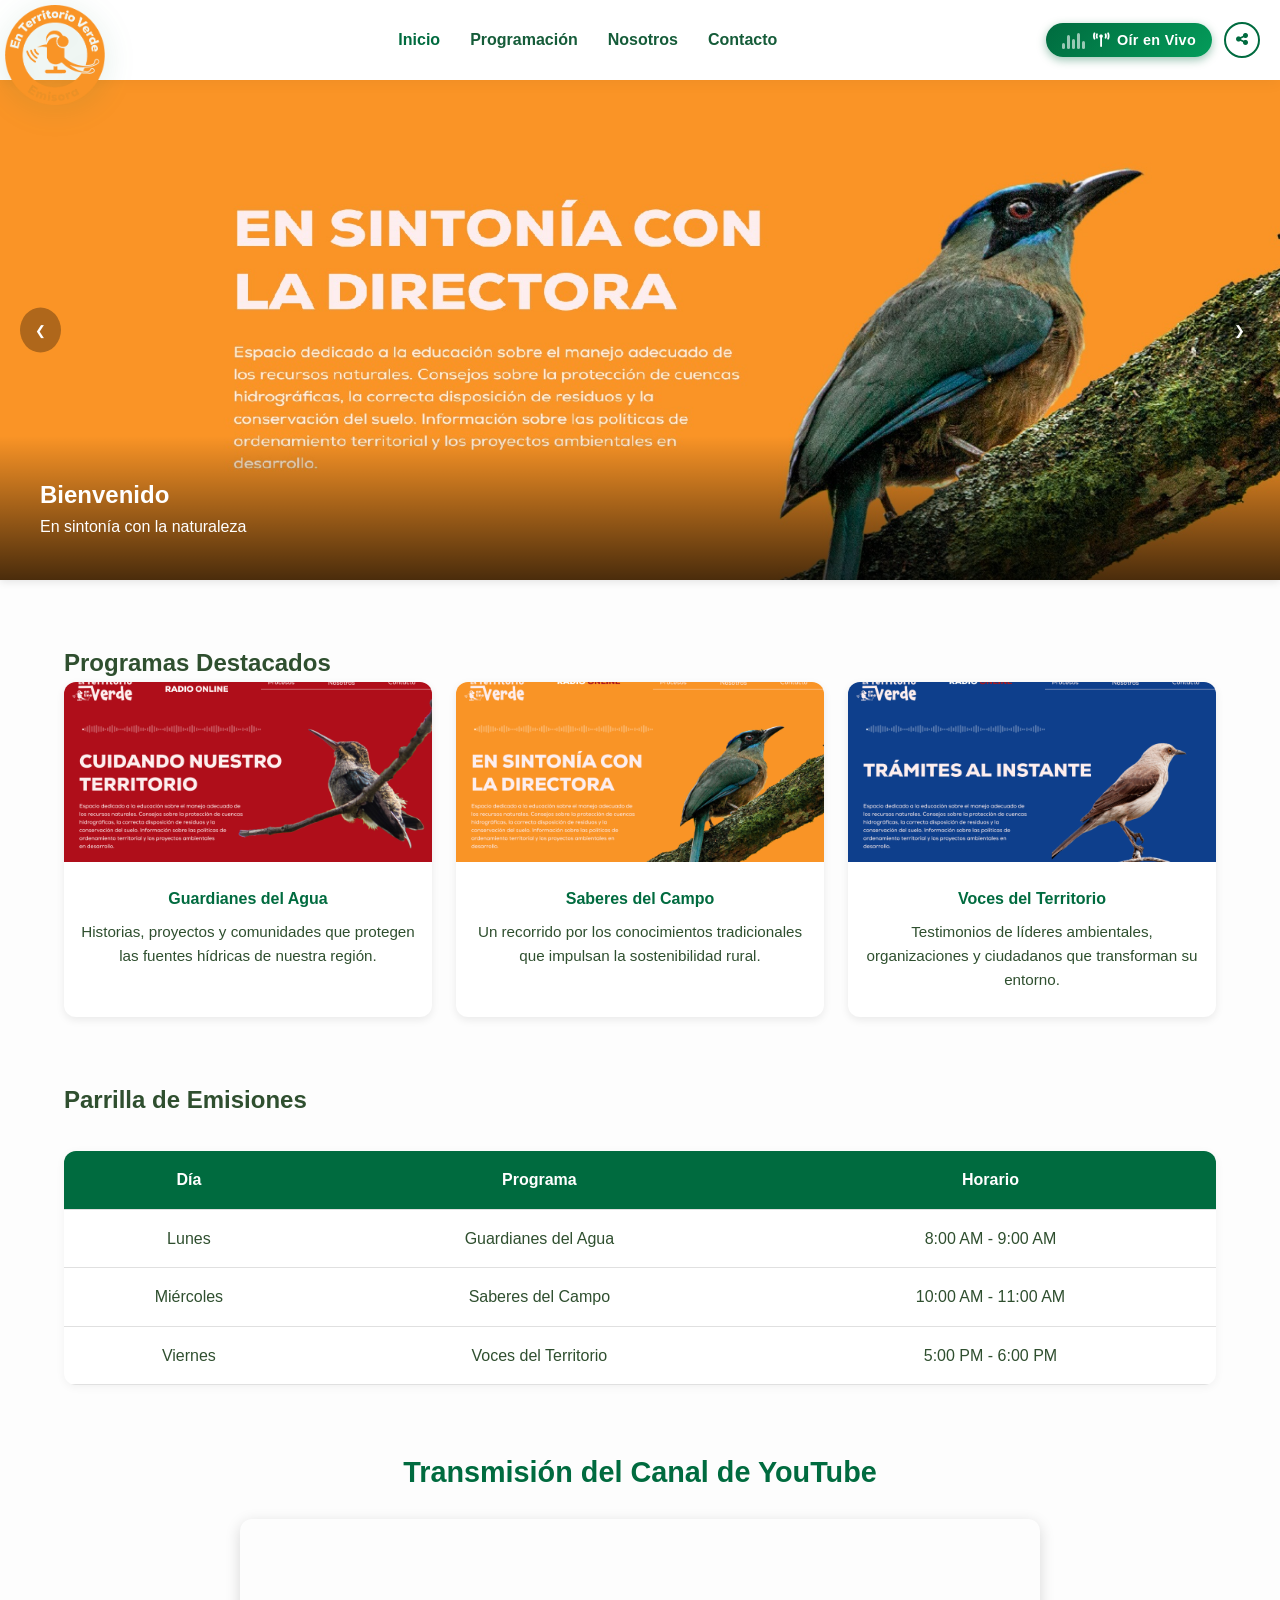
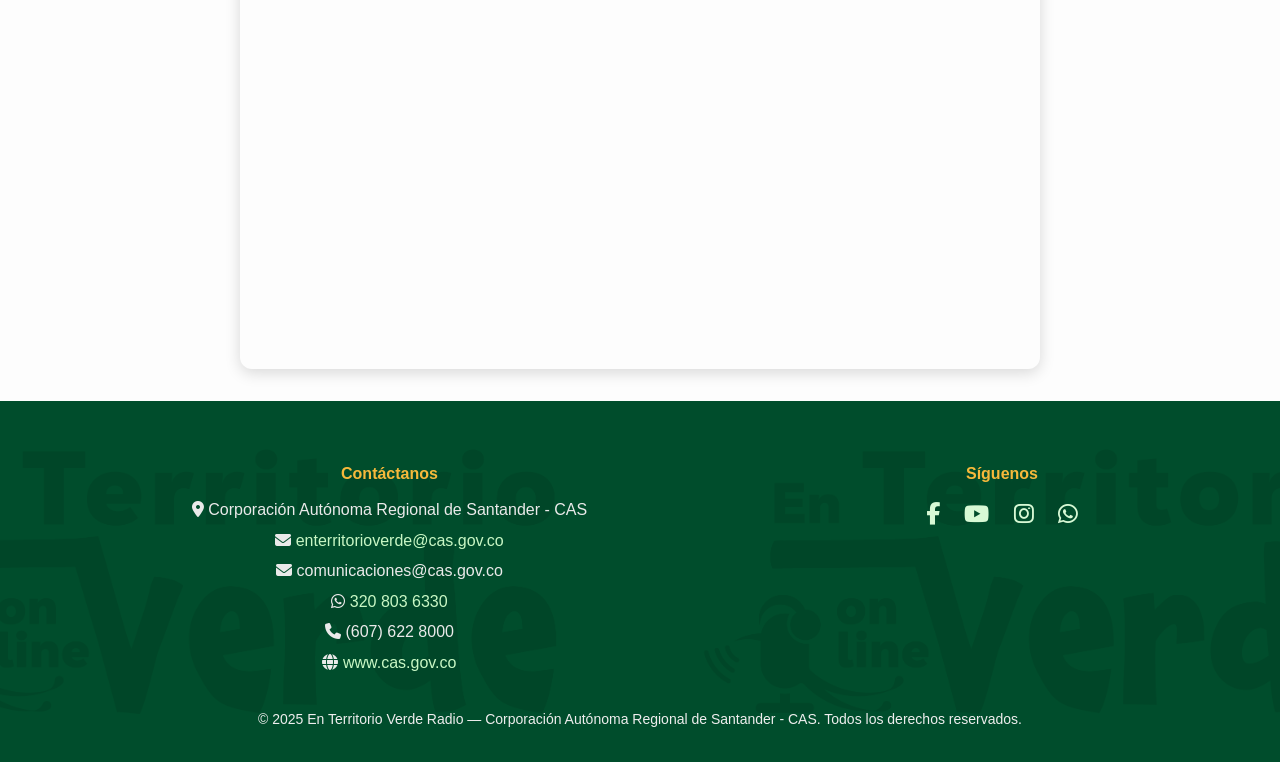
<file: index.html>
<!DOCTYPE html>
<html lang="es">
<head>
  <meta charset="utf-8" />
  <meta name="viewport" content="width=device-width,initial-scale=1" />
  <title>En Territorio Verde · Radio CAS</title>
  <link rel="icon" href="img/favicon.png" type="image/png" />
  <link rel="stylesheet" href="css/styles.css?v=6" />
  <link rel="stylesheet" href="https://cdnjs.cloudflare.com/ajax/libs/font-awesome/6.5.0/css/all.min.css" />
</head>
<body>

  <header class="main-header" id="mainHeader">
    <div class="header-container">
      <div class="logo-container">
        <img src="img/favicon.png" alt="En Territorio Verde – Radio CAS" class="site-logo" loading="lazy">
      </div>

      <nav class="nav-menu" aria-label="Menú principal">
        <ul>
          <li><a href="index.html" class="active">Inicio</a></li>
          <li><a href="programacion.html">Programación</a></li>
          <li><a href="nosotros.html">Nosotros</a></li>
          <li><a href="contacto.html">Contacto</a></li>
        </ul>
      </nav>

      <div class="contenedor-audio">
        <audio id="stream" preload="auto">
          <source src="https://sonic.paulatina.co/8186/stream" type="audio/mpeg" />
        </audio>

        <button id="btnLive" class="btn-live" onclick="toggleRadioStream()" title="Oír en Vivo">
          <div class="freq-waves" aria-hidden="true">
            <span></span><span></span><span></span><span></span><span></span>
          </div>
          <i class="fas fa-broadcast-tower"></i>
          <span id="liveText">Oír en Vivo</span>
        </button>

        <button class="btn-share" onclick="toggleExportModal()" title="Exportar Emisora">
          <i class="fas fa-share-nodes"></i>
        </button>

        <div id="liveIndicator" class="offline" aria-live="polite" role="status">
          <div class="live-waves" aria-hidden="true">
            <span></span><span></span><span></span>
          </div>
          <span id="liveStatus">Fuera del Aire</span>
        </div>
      </div>
    </div>
  </header>

  <section id="banner-carousel" class="banner-informativo">
    <div class="carousel-container">
      <div id="carousel-slides" class="carousel-slides"></div>
      <button class="carousel-btn prev" onclick="moveSlide(-1)">&#10094;</button>
      <button class="carousel-btn next" onclick="moveSlide(1)">&#10095;</button>
    </div>
  </section>

  <section class="section-container">
    <h2>Programas Destacados</h2>
    <div class="cards-grid">
      <div class="card">
        <img src="img/programa1.png" alt="Programa Guardianes del Agua">
        <h4>Guardianes del Agua</h4>
        <p>Historias, proyectos y comunidades que protegen las fuentes hídricas de nuestra región.</p>
      </div>
      <div class="card">
        <img src="img/programa2.png" alt="Programa Saberes del Campo">
        <h4>Saberes del Campo</h4>
        <p>Un recorrido por los conocimientos tradicionales que impulsan la sostenibilidad rural.</p>
      </div>
      <div class="card">
        <img src="img/programa3.png" alt="Programa Voces del Territorio">
        <h4>Voces del Territorio</h4>
        <p>Testimonios de líderes ambientales, organizaciones y ciudadanos que transforman su entorno.</p>
      </div>
    </div>
  </section>

  <section class="section-container">
    <h2>Parrilla de Emisiones</h2>
    <table class="schedule-table">
      <thead>
        <tr>
          <th>Día</th>
          <th>Programa</th>
          <th>Horario</th>
        </tr>
      </thead>
      <tbody>
        <tr>
          <td>Lunes</td>
          <td>Guardianes del Agua</td>
          <td>8:00 AM - 9:00 AM</td>
        </tr>
        <tr>
          <td>Miércoles</td>
          <td>Saberes del Campo</td>
          <td>10:00 AM - 11:00 AM</td>
        </tr>
        <tr>
          <td>Viernes</td>
          <td>Voces del Territorio</td>
          <td>5:00 PM - 6:00 PM</td>
        </tr>
      </tbody>
    </table>
  </section>

  <section class="section-container youtube-section">
    <h2>Transmisión del Canal de YouTube</h2>
    <div class="youtube-frame">
      <iframe id="youtubeIframe"
        data-src="https://www.youtube.com/embed/videoseries?list=PLFxlJa7iUVKvQnztdoyjwARFI4R0zNuGz"
        title="Video institucional CAS" frameborder="0"
        allow="accelerometer; autoplay; clipboard-write; encrypted-media; gyroscope; picture-in-picture; web-share"
        loading="lazy" allowfullscreen>
      </iframe>
    </div>
  </section>

  <footer class="footer">
    <div class="footer-watermark">
      <img src="img/logo11.png" alt="" aria-hidden="true">
    </div>

    <div class="footer-container">
      <div class="footer-info">
        <h4>Contáctanos</h4>
        <p><i class="fas fa-location-dot"></i> Corporación Autónoma Regional de Santander - CAS</p>
        <p><i class="fas fa-envelope"></i> <a href="mailto:enterritorioverde@cas.gov.co">enterritorioverde@cas.gov.co</a></p>
        <p><i class="fas fa-envelope"></i> comunicaciones@cas.gov.co</p>
        <p><i class="fab fa-whatsapp"></i> <a href="https://wa.me/573208036330" target="_blank">320 803 6330</a></p>
        <p><i class="fas fa-phone"></i> (607) 622 8000</p>
        <p><i class="fas fa-globe"></i> <a href="https://www.cas.gov.co" target="_blank">www.cas.gov.co</a></p>
      </div>

      <div class="footer-social">
        <h4>Síguenos</h4>
        <div class="social-icons">
          <a href="https://www.facebook.com/CAS.Santander" target="_blank" title="Facebook"><i class="fab fa-facebook-f"></i></a>
          <a href="https://youtube.com/@cas_santander9133?si=XEh2lTtl3xtiagF0" target="_blank" title="YouTube"><i class="fab fa-youtube"></i></a>
          <a href="https://www.instagram.com/cas.santander?igsh=ZzN6Nnd5YWltYXcw" target="_blank" title="Instagram"><i class="fab fa-instagram"></i></a>
          <a href="https://wa.me/573208036330" target="_blank" title="WhatsApp"><i class="fab fa-whatsapp"></i></a>
        </div>
      </div>
    </div>

    <div class="footer-bottom">
      <p>© 2025 En Territorio Verde Radio — Corporación Autónoma Regional de Santander - CAS. Todos los derechos reservados.</p>
    </div>
  </footer>

  <script src="js/main.js?v=v2000_final"></script>
  <script>
    document.addEventListener('DOMContentLoaded', () => loadContent('inicio'));
  </script>
</body>
</html>
</file>
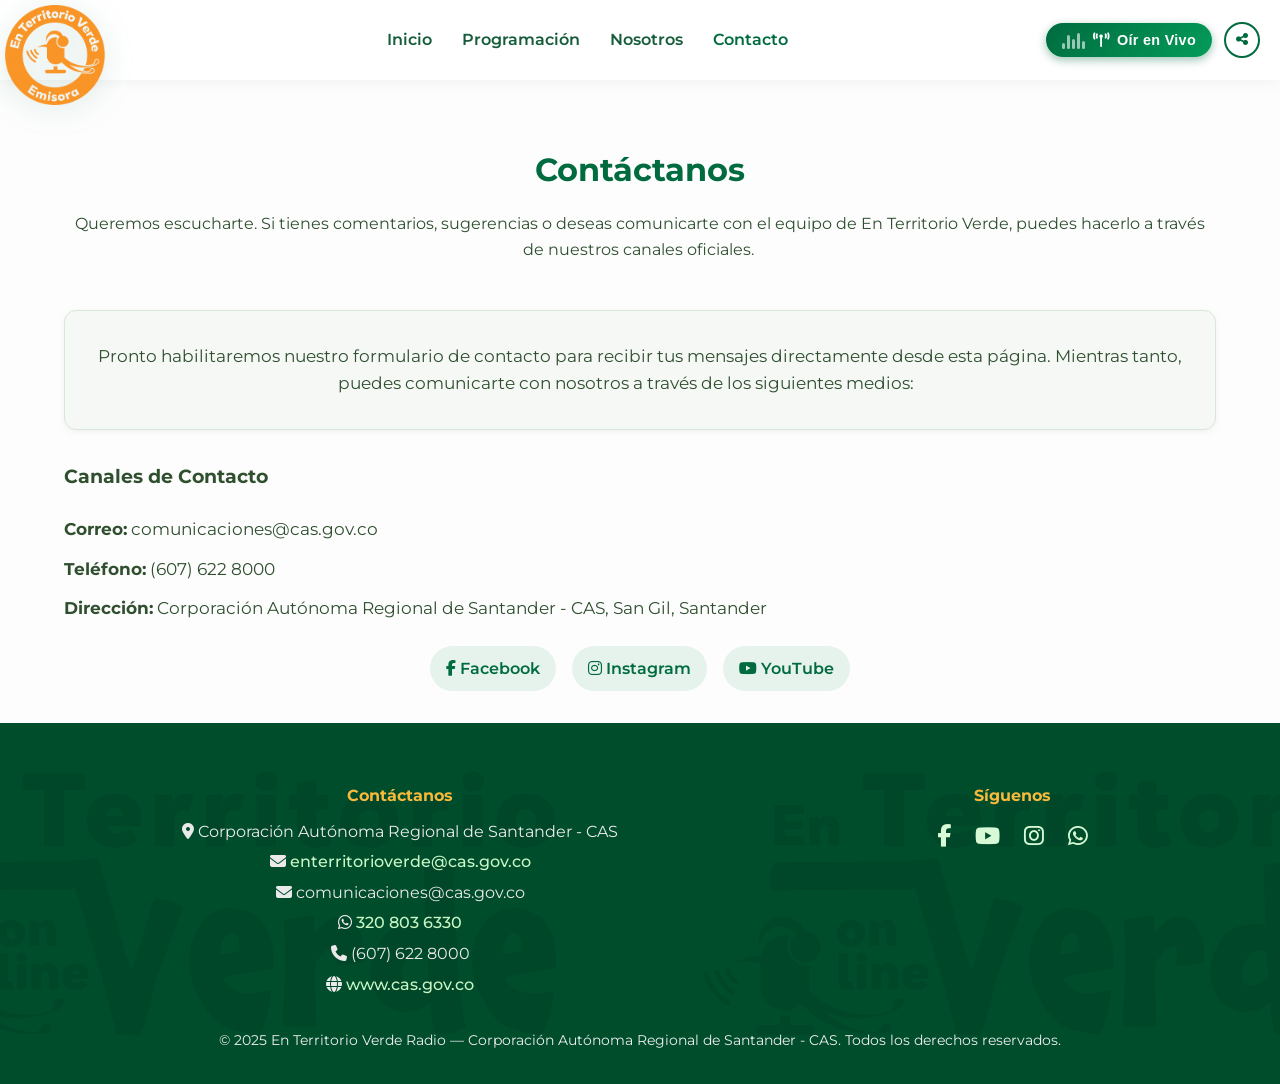
<file: contacto.html>
<!DOCTYPE html>
<html lang="es">
<head>
  <meta charset="UTF-8" />
  <meta name="viewport" content="width=device-width, initial-scale=1.0" />
  <title>Contacto | En Territorio Verde</title>
  <link rel="icon" href="img/favicon.png" type="image/png" />
  <link rel="stylesheet" href="css/styles.css?v=6" />
  <link rel="stylesheet" href="https://cdnjs.cloudflare.com/ajax/libs/font-awesome/6.5.0/css/all.min.css" />
  <link href="https://fonts.googleapis.com/css2?family=Montserrat:wght@400;700&display=swap" rel="stylesheet">
</head>
<body>
  <header class="main-header" id="mainHeader">
    <div class="header-container">
      <div class="logo-container">
        <img src="img/favicon.png" alt="En Territorio Verde – Radio CAS" class="site-logo" loading="lazy">
      </div>

      <nav class="nav-menu" aria-label="Menú principal">
        <ul>
          <li><a href="index.html">Inicio</a></li>
          <li><a href="programacion.html">Programación</a></li>
          <li><a href="nosotros.html">Nosotros</a></li>
          <li><a href="contacto.html" class="active">Contacto</a></li>
        </ul>
      </nav>

      <div class="contenedor-audio">
        <audio id="stream" preload="auto">
          <source src="https://sonic.paulatina.co/8186/stream" type="audio/mpeg" />
        </audio>

        <button id="btnLive" class="btn-live" onclick="toggleRadioStream()" title="Oír en Vivo">
          <div class="freq-waves" aria-hidden="true">
            <span></span><span></span><span></span><span></span><span></span>
          </div>
          <i class="fas fa-broadcast-tower"></i>
          <span id="liveText">Oír en Vivo</span>
        </button>

        <button class="btn-share" onclick="toggleExportModal()" title="Exportar Emisora">
          <i class="fas fa-share-nodes"></i>
        </button>

        <div id="liveIndicator" class="offline" aria-live="polite" role="status">
          <div class="live-waves" aria-hidden="true">
            <span></span><span></span><span></span>
          </div>
          <span id="liveStatus">Fuera del Aire</span>
        </div>
      </div>
    </div>
  </header>

  <main class="section-container">
    <section class="intro">
      <h2 id="cv-titulo">Contáctanos</h2>
      <p id="cv-intro" style="white-space: pre-wrap;">Queremos escucharte. Si tienes comentarios, sugerencias o deseas comunicarte con el equipo de En Territorio Verde, puedes hacerlo a través de nuestros canales oficiales.</p>
    </section>

    <section class="contact-form">
      <div class="contact-placeholder">
        <p id="cv-mensaje" style="white-space: pre-wrap;">Pronto habilitaremos nuestro formulario de contacto para recibir tus mensajes directamente desde esta página. Mientras tanto, puedes comunicarte con nosotros a través de los siguientes medios:</p>
      </div>
    </section>

    <section class="contact-info">
      <h3>Canales de Contacto</h3>
      <ul>
        <li><strong>Correo:</strong> <span id="cv-correo">comunicaciones@cas.gov.co</span></li>
        <li><strong>Teléfono:</strong> <span id="cv-telefono">(607) 622 8000</span></li>
        <li><strong>Dirección:</strong> <span id="cv-direccion">Corporación Autónoma Regional de Santander - CAS, Bucaramanga, Santander</span></li>
      </ul>

      <div class="social-media">
        <a href="https://www.facebook.com/CAS.Santander" target="_blank" class="social-icon"><i class="fab fa-facebook-f"></i> Facebook</a>
        <a href="https://www.instagram.com/cas.santander?igsh=ZzN6Nnd5YWltYXcw" target="_blank" class="social-icon"><i class="fab fa-instagram"></i> Instagram</a>
        <a href="https://youtube.com/@cas_santander9133?si=XEh2lTtl3xtiagF0" target="_blank" class="social-icon"><i class="fab fa-youtube"></i> YouTube</a>
      </div>
    </section>
  </main>

  <footer class="footer">
    <div class="footer-watermark">
      <img src="img/logo11.png" alt="" aria-hidden="true">
    </div>

    <div class="footer-container">
      <div class="footer-info">
        <h4>Contáctanos</h4>
        <p><i class="fas fa-location-dot"></i> Corporación Autónoma Regional de Santander - CAS</p>
        <p><i class="fas fa-envelope"></i> <a href="mailto:enterritorioverde@cas.gov.co">enterritorioverde@cas.gov.co</a></p>
        <p><i class="fas fa-envelope"></i> comunicaciones@cas.gov.co</p>
        <p><i class="fab fa-whatsapp"></i> <a href="https://wa.me/573208036330" target="_blank">320 803 6330</a></p>
        <p><i class="fas fa-phone"></i> (607) 622 8000</p>
        <p><i class="fas fa-globe"></i> <a href="https://www.cas.gov.co" target="_blank">www.cas.gov.co</a></p>
      </div>

      <div class="footer-social">
        <h4>Síguenos</h4>
        <div class="social-icons">
          <a href="https://www.facebook.com/CAS.Santander" target="_blank" title="Facebook"><i class="fab fa-facebook-f"></i></a>
          <a href="https://youtube.com/@cas_santander9133?si=XEh2lTtl3xtiagF0" target="_blank" title="YouTube"><i class="fab fa-youtube"></i></a>
          <a href="https://www.instagram.com/cas.santander?igsh=ZzN6Nnd5YWltYXcw" target="_blank" title="Instagram"><i class="fab fa-instagram"></i></a>
          <a href="https://wa.me/573208036330" target="_blank" title="WhatsApp"><i class="fab fa-whatsapp"></i></a>
        </div>
      </div>
    </div>

    <div class="footer-bottom">
      <p>© 2025 En Territorio Verde Radio — Corporación Autónoma Regional de Santander - CAS. Todos los derechos reservados.</p>
    </div>
  </footer>

  <script src="js/main.js?v=v2000_final"></script>
  <script>
    document.addEventListener('DOMContentLoaded', () => loadContent('contacto'));
  </script>
</body>
</html>
</file>
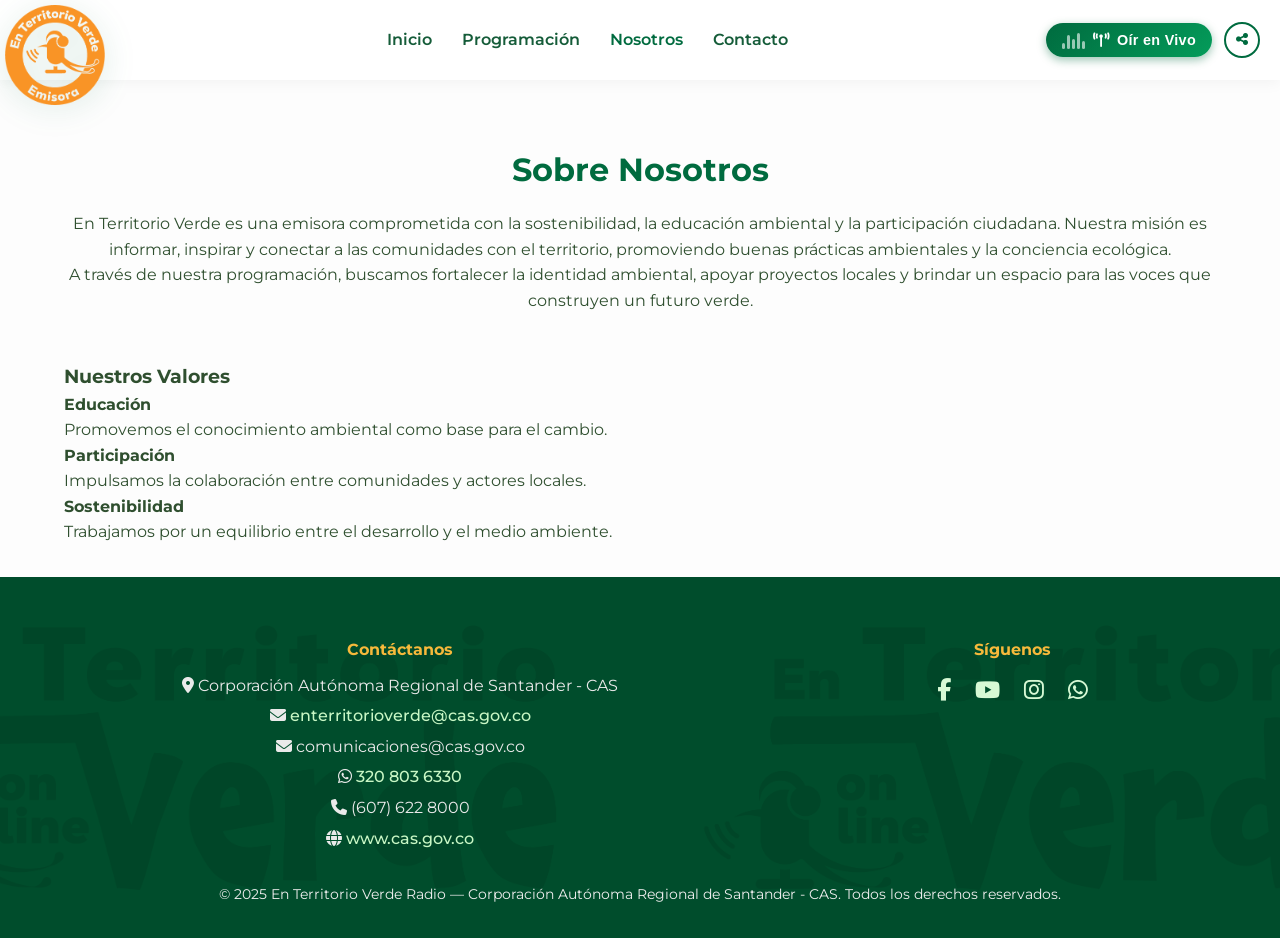
<file: nosotros.html>
<!DOCTYPE html>
<html lang="es">
<head>
  <meta charset="UTF-8" />
  <meta name="viewport" content="width=device-width, initial-scale=1.0" />
  <title>Sobre Nosotros | En Territorio Verde</title>
  <link rel="icon" href="img/favicon.png" type="image/png" />
  <link rel="stylesheet" href="css/styles.css?v=6" />
  <link rel="stylesheet" href="https://cdnjs.cloudflare.com/ajax/libs/font-awesome/6.5.0/css/all.min.css" />
  <link href="https://fonts.googleapis.com/css2?family=Montserrat:wght@400;700&display=swap" rel="stylesheet">
</head>
<body>
  <header class="main-header" id="mainHeader">
    <div class="header-container">
      <div class="logo-container">
        <img src="img/favicon.png" alt="En Territorio Verde – Radio CAS" class="site-logo" loading="lazy">
      </div>

      <nav class="nav-menu" aria-label="Menú principal">
        <ul>
          <li><a href="index.html">Inicio</a></li>
          <li><a href="programacion.html">Programación</a></li>
          <li><a href="nosotros.html" class="active">Nosotros</a></li>
          <li><a href="contacto.html">Contacto</a></li>
        </ul>
      </nav>

      <div class="contenedor-audio">
        <audio id="stream" preload="auto">
          <source src="https://sonic.paulatina.co/8186/stream" type="audio/mpeg" />
        </audio>

        <button id="btnLive" class="btn-live" onclick="toggleRadioStream()" title="Oír en Vivo">
          <div class="freq-waves" aria-hidden="true">
            <span></span><span></span><span></span><span></span><span></span>
          </div>
          <i class="fas fa-broadcast-tower"></i>
          <span id="liveText">Oír en Vivo</span>
        </button>

        <button class="btn-share" onclick="toggleExportModal()" title="Exportar Emisora">
          <i class="fas fa-share-nodes"></i>
        </button>

        <div id="liveIndicator" class="offline" aria-live="polite" role="status">
          <div class="live-waves" aria-hidden="true">
            <span></span><span></span><span></span>
          </div>
          <span id="liveStatus">Fuera del Aire</span>
        </div>
      </div>
    </div>
  </header>

  <main class="section-container">
    <section class="intro">
      <h2>Sobre Nosotros</h2>
      <p>
        <strong>En Territorio Verde</strong> es una emisora comprometida con la sostenibilidad,
        la educación ambiental y la participación ciudadana. Nuestra misión es informar,
        inspirar y conectar a las comunidades con el territorio, promoviendo buenas prácticas ambientales
        y la conciencia ecológica.
      </p>
      <p>
        A través de nuestra programación, buscamos fortalecer la identidad ambiental,
        apoyar proyectos locales y brindar un espacio para las voces que construyen un futuro verde.
      </p>
    </section>

    <section class="values">
      <h3>Nuestros Valores</h3>
      <div class="values-grid">
        <div class="value-card">
          <h4>Educación</h4>
          <p>Promovemos el conocimiento ambiental como base para el cambio.</p>
        </div>
        <div class="value-card">
          <h4>Participación</h4>
          <p>Impulsamos la colaboración entre comunidades y actores locales.</p>
        </div>
        <div class="value-card">
          <h4>Sostenibilidad</h4>
          <p>Trabajamos por un equilibrio entre el desarrollo y el medio ambiente.</p>
        </div>
      </div>
    </section>
  </main>

  <footer class="footer">
    <div class="footer-watermark">
      <img src="img/logo11.png" alt="" aria-hidden="true">
    </div>

    <div class="footer-container">
      <div class="footer-info">
        <h4>Contáctanos</h4>
        <p><i class="fas fa-location-dot"></i> Corporación Autónoma Regional de Santander - CAS</p>
        <p><i class="fas fa-envelope"></i> <a href="mailto:enterritorioverde@cas.gov.co">enterritorioverde@cas.gov.co</a></p>
        <p><i class="fas fa-envelope"></i> comunicaciones@cas.gov.co</p>
        <p><i class="fab fa-whatsapp"></i> <a href="https://wa.me/573208036330" target="_blank">320 803 6330</a></p>
        <p><i class="fas fa-phone"></i> (607) 622 8000</p>
        <p><i class="fas fa-globe"></i> <a href="https://www.cas.gov.co" target="_blank">www.cas.gov.co</a></p>
      </div>

      <div class="footer-social">
        <h4>Síguenos</h4>
        <div class="social-icons">
          <a href="https://www.facebook.com/CAS.Santander" target="_blank" title="Facebook"><i class="fab fa-facebook-f"></i></a>
          <a href="https://youtube.com/@cas_santander9133?si=XEh2lTtl3xtiagF0" target="_blank" title="YouTube"><i class="fab fa-youtube"></i></a>
          <a href="https://www.instagram.com/cas.santander?igsh=ZzN6Nnd5YWltYXcw" target="_blank" title="Instagram"><i class="fab fa-instagram"></i></a>
          <a href="https://wa.me/573208036330" target="_blank" title="WhatsApp"><i class="fab fa-whatsapp"></i></a>
        </div>
      </div>
    </div>

    <div class="footer-bottom">
      <p>© 2025 En Territorio Verde Radio — Corporación Autónoma Regional de Santander - CAS. Todos los derechos reservados.</p>
    </div>
  </footer>

  <script src="js/main.js?v=v2000_final"></script>
  <script>
    document.addEventListener('DOMContentLoaded', () => loadContent('nosotros'));
  </script>
</body>
</html>
</file>
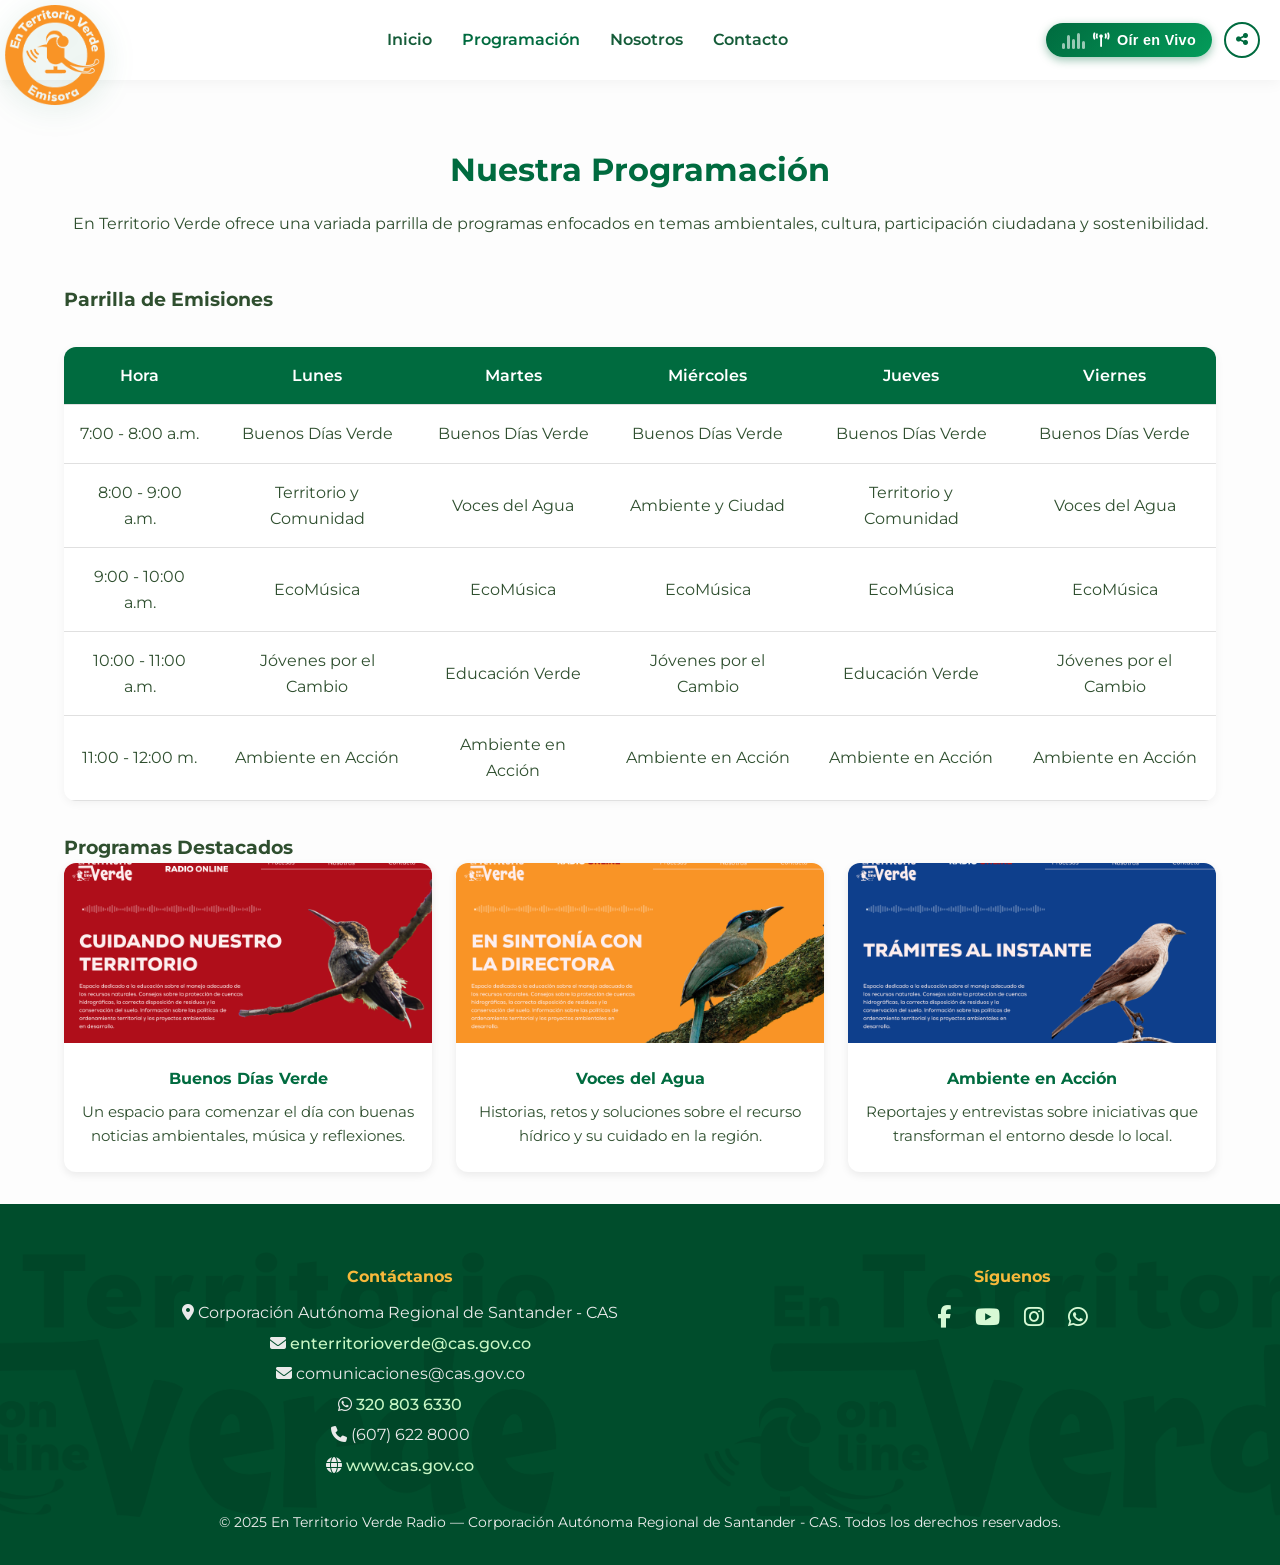
<file: programacion.html>
<!DOCTYPE html>
<html lang="es">
<head>
  <meta charset="UTF-8" />
  <meta name="viewport" content="width=device-width, initial-scale=1.0" />
  <title>Programas | En Territorio Verde</title>
  <link rel="icon" href="img/favicon.png" type="image/png" />
  <link rel="stylesheet" href="css/styles.css?v=6" />
  <link rel="stylesheet" href="https://cdnjs.cloudflare.com/ajax/libs/font-awesome/6.5.0/css/all.min.css" />
  <link href="https://fonts.googleapis.com/css2?family=Montserrat:wght@400;700&display=swap" rel="stylesheet">
</head>
<body>
  <header class="main-header" id="mainHeader">
    <div class="header-container">
      <div class="logo-container">
        <img src="img/favicon.png" alt="En Territorio Verde – Radio CAS" class="site-logo" loading="lazy">
      </div>

      <nav class="nav-menu" aria-label="Menú principal">
        <ul>
          <li><a href="index.html">Inicio</a></li>
          <li><a href="programacion.html" class="active">Programación</a></li>
          <li><a href="nosotros.html">Nosotros</a></li>
          <li><a href="contacto.html">Contacto</a></li>
        </ul>
      </nav>

      <div class="contenedor-audio">
        <audio id="stream" preload="auto">
          <source src="https://sonic.paulatina.co/8186/stream" type="audio/mpeg" />
        </audio>

        <button id="btnLive" class="btn-live" onclick="toggleRadioStream()" title="Oír en Vivo">
          <div class="freq-waves" aria-hidden="true">
            <span></span><span></span><span></span><span></span><span></span>
          </div>
          <i class="fas fa-broadcast-tower"></i>
          <span id="liveText">Oír en Vivo</span>
        </button>

        <button class="btn-share" onclick="toggleExportModal()" title="Exportar Emisora">
          <i class="fas fa-share-nodes"></i>
        </button>

        <div id="liveIndicator" class="offline" aria-live="polite" role="status">
          <div class="live-waves" aria-hidden="true">
            <span></span><span></span><span></span>
          </div>
          <span id="liveStatus">Fuera del Aire</span>
        </div>
      </div>
    </div>
  </header>

  <main class="section-container">
    <section class="intro">
      <h2>Nuestra Programación</h2>
      <p>
        En Territorio Verde ofrece una variada parrilla de programas enfocados en temas ambientales,
        cultura, participación ciudadana y sostenibilidad. Conéctate y descubre nuestras emisiones diarias.
      </p>
    </section>

    <section class="schedule">
      <h3>Parrilla de Emisiones</h3>
      <table class="schedule-table">
        <thead>
          <tr>
            <th>Hora</th>
            <th>Lunes</th>
            <th>Martes</th>
            <th>Miércoles</th>
            <th>Jueves</th>
            <th>Viernes</th>
          </tr>
        </thead>
        <tbody>
          <tr>
            <td>7:00 - 8:00 a.m.</td>
            <td>Buenos Días Verde</td>
            <td>Buenos Días Verde</td>
            <td>Buenos Días Verde</td>
            <td>Buenos Días Verde</td>
            <td>Buenos Días Verde</td>
          </tr>
          <tr>
            <td>8:00 - 9:00 a.m.</td>
            <td>Territorio y Comunidad</td>
            <td>Voces del Agua</td>
            <td>Ambiente y Ciudad</td>
            <td>Territorio y Comunidad</td>
            <td>Voces del Agua</td>
          </tr>
          <tr>
            <td>9:00 - 10:00 a.m.</td>
            <td>EcoMúsica</td>
            <td>EcoMúsica</td>
            <td>EcoMúsica</td>
            <td>EcoMúsica</td>
            <td>EcoMúsica</td>
          </tr>
          <tr>
            <td>10:00 - 11:00 a.m.</td>
            <td>Jóvenes por el Cambio</td>
            <td>Educación Verde</td>
            <td>Jóvenes por el Cambio</td>
            <td>Educación Verde</td>
            <td>Jóvenes por el Cambio</td>
          </tr>
          <tr>
            <td>11:00 - 12:00 m.</td>
            <td>Ambiente en Acción</td>
            <td>Ambiente en Acción</td>
            <td>Ambiente en Acción</td>
            <td>Ambiente en Acción</td>
            <td>Ambiente en Acción</td>
          </tr>
        </tbody>
      </table>
    </section>

    <section class="program-cards">
      <h3>Programas Destacados</h3>
      <div class="cards-grid">
        <div class="card">
          <img src="img/programa1.png" alt="Buenos Días Verde">
          <h4>Buenos Días Verde</h4>
          <p>Un espacio para comenzar el día con buenas noticias ambientales, música y reflexiones.</p>
        </div>
        <div class="card">
          <img src="img/programa2.png" alt="Voces del Agua">
          <h4>Voces del Agua</h4>
          <p>Historias, retos y soluciones sobre el recurso hídrico y su cuidado en la región.</p>
        </div>
        <div class="card">
          <img src="img/programa3.png" alt="Ambiente en Acción">
          <h4>Ambiente en Acción</h4>
          <p>Reportajes y entrevistas sobre iniciativas que transforman el entorno desde lo local.</p>
        </div>
      </div>
    </section>
  </main>

  <footer class="footer">
    <div class="footer-watermark">
      <img src="img/logo11.png" alt="" aria-hidden="true">
    </div>

    <div class="footer-container">
      <div class="footer-info">
        <h4>Contáctanos</h4>
        <p><i class="fas fa-location-dot"></i> Corporación Autónoma Regional de Santander - CAS</p>
        <p><i class="fas fa-envelope"></i> <a href="mailto:enterritorioverde@cas.gov.co">enterritorioverde@cas.gov.co</a></p>
        <p><i class="fas fa-envelope"></i> comunicaciones@cas.gov.co</p>
        <p><i class="fab fa-whatsapp"></i> <a href="https://wa.me/573208036330" target="_blank">320 803 6330</a></p>
        <p><i class="fas fa-phone"></i> (607) 622 8000</p>
        <p><i class="fas fa-globe"></i> <a href="https://www.cas.gov.co" target="_blank">www.cas.gov.co</a></p>
      </div>

      <div class="footer-social">
        <h4>Síguenos</h4>
        <div class="social-icons">
          <a href="https://www.facebook.com/CAS.Santander" target="_blank" title="Facebook"><i class="fab fa-facebook-f"></i></a>
          <a href="https://youtube.com/@cas_santander9133?si=XEh2lTtl3xtiagF0" target="_blank" title="YouTube"><i class="fab fa-youtube"></i></a>
          <a href="https://www.instagram.com/cas.santander?igsh=ZzN6Nnd5YWltYXcw" target="_blank" title="Instagram"><i class="fab fa-instagram"></i></a>
          <a href="https://wa.me/573208036330" target="_blank" title="WhatsApp"><i class="fab fa-whatsapp"></i></a>
        </div>
      </div>
    </div>

    <div class="footer-bottom">
      <p>© 2025 En Territorio Verde Radio — Corporación Autónoma Regional de Santander - CAS. Todos los derechos reservados.</p>
    </div>
  </footer>

  <script src="js/main.js?v=v2000_final"></script>
  <script>
    document.addEventListener('DOMContentLoaded', () => loadContent('programacion'));
  </script>
</body>
</html>
</file>
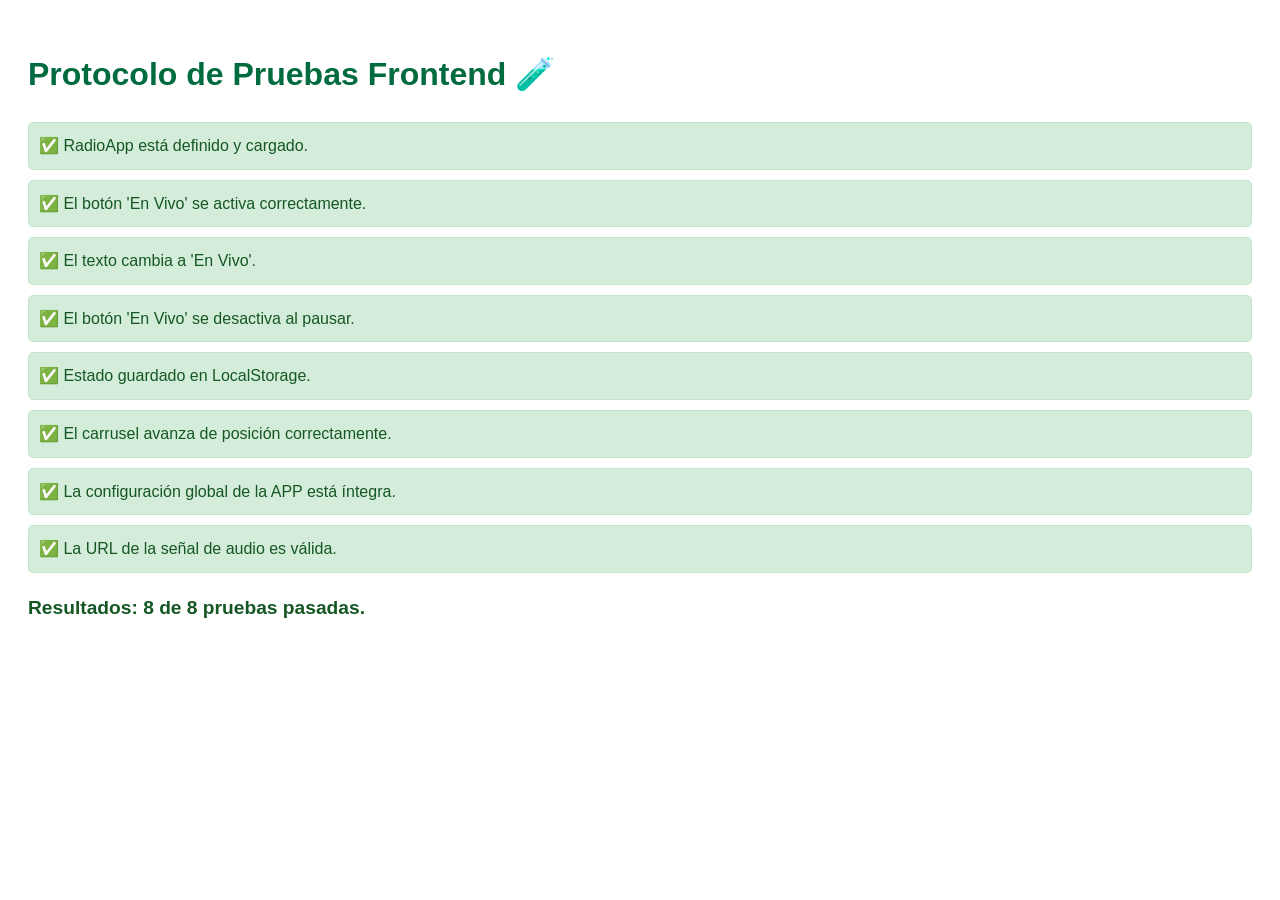
<file: tests/frontend.html>
<!DOCTYPE html>
<html lang="es">
<head>
    <meta charset="UTF-8">
    <title>TestSuite | En Territorio Verde</title>
    <style>
        body { font-family: sans-serif; padding: 20px; line-height: 1.6; }
        .test { margin-bottom: 10px; padding: 10px; border-radius: 5px; border: 1px solid #ddd; }
        .pass { background-color: #d4edda; color: #155724; border-color: #c3e6cb; }
        .fail { background-color: #f8d7da; color: #721c24; border-color: #f5c6cb; }
        .summary { font-weight: bold; margin-top: 20px; font-size: 1.2rem; }
        h1 { color: #006b3f; }
    </style>
</head>
<body>
    <h1>Protocolo de Pruebas Frontend 🧪</h1>
    <div id="results">Ejecutando pruebas...</div>
    <div id="summary" class="summary"></div>

    <!-- Mocks for testing -->
    <div style="display:none">
        <audio id="stream"></audio>
        <button id="btnLive"></button>
        <span id="liveText"></span>
        <div id="liveIndicator"></div>
        <span id="liveStatus"></span>
    </div>

    <script src="../js/main.js"></script>
    <script>
        const results = document.getElementById('results');
        const summary = document.getElementById('summary');
        let passed = 0;
        let total = 0;

        function assert(condition, message) {
            total++;
            const div = document.createElement('div');
            div.className = 'test ' + (condition ? 'pass' : 'fail');
            div.innerHTML = (condition ? '✅ ' : '❌ ') + message;
            results.appendChild(div);
            if (condition) passed++;
        }

        async function runTests() {
            results.innerHTML = "";
            
            // PRUEBA 1: Estado Inicial de RadioApp
            assert(typeof RadioApp === "object", "RadioApp está definido y cargado.");

            // PRUEBA 2: Sincronización de Interfaz (Play)
            RadioApp.updatePlayState(true);
            const btn = document.getElementById('btnLive');
            assert(btn.classList.contains('playing'), "El botón 'En Vivo' se activa correctamente.");
            assert(document.getElementById('liveText').textContent.includes('En Vivo'), "El texto cambia a 'En Vivo'.");

            // PRUEBA 3: Sincronización de Interfaz (Pause)
            RadioApp.updatePlayState(false);
            assert(!btn.classList.contains('playing'), "El botón 'En Vivo' se desactiva al pausar.");

            // PRUEBA 4: Persistencia en LocalStorage
            localStorage.setItem('audioIsPlaying', 'true');
            assert(localStorage.getItem('audioIsPlaying') === 'true', "Estado guardado en LocalStorage.");

            // PRUEBA 5: Lógica del Carrusel (Movimiento)
            RadioApp.slideIndex = 0;
            // Mocking slides for test
            const container = document.createElement('div');
            container.id = 'carousel-slides';
            container.innerHTML = '<div class="slide"></div><div class="slide"></div>';
            document.body.appendChild(container);
            
            RadioApp.moveSlide(1);
            assert(RadioApp.slideIndex === 1, "El carrusel avanza de posición correctamente.");
            document.body.removeChild(container);

            // PRUEBA 6: Configuración Global
            assert(typeof APP_CONFIG === "object", "La configuración global de la APP está íntegra.");
            assert(APP_CONFIG.SIGNAL_URL.startsWith('http'), "La URL de la señal de audio es válida.");

            // RESUMEN
            summary.innerHTML = `Resultados: ${passed} de ${total} pruebas pasadas.`;
            summary.style.color = (passed === total) ? '#155724' : '#721c24';
        }

        // Ejecutar tras un breve delay para asegurar carga de DOM
        setTimeout(runTests, 500);
    </script>
</body>
</html>
</file>
<file: css/styles.css>
:root {
  /* Paleta de Colores */
  --primary-color: #006b3f;
  --primary-hover: #049c5a;
  --secondary-color: #f39200;
  --accent-color: #004d2c;
  --text-dark: #2f4f2f;
  --text-light: #fdfdfd;
  --text-muted: #666;
  --bg-color: #fdfdfd;
  --bg-alt: #f5f9f4;
  --error: #e74c3c;
  
  /* Tipografía */
  --font-main: 'Montserrat', sans-serif;
  
  /* Layout */
  --header-height: 80px;
  --container-max-width: 1200px;
  
  /* Transiciones */
  --transition-fast: 0.3s ease;
  --transition-slow: 0.8s ease-in-out;
  --transition-bounce: 0.4s cubic-bezier(0.175, 0.885, 0.32, 1.275);
}

* {
  margin: 0;
  padding: 0;
  box-sizing: border-box;
}

body {
  font-family: var(--font-main);
  background-color: var(--bg-color);
  color: var(--text-dark);
  line-height: 1.6;
  padding-top: var(--header-height);
}

/* =========================
   ENCABEZADO FIJO
========================= */
.main-header {
  position: fixed;
  top: 0;
  width: 100%;
  background: rgba(255, 255, 255, 0.95);
  backdrop-filter: blur(10px);
  display: flex;
  justify-content: center;
  align-items: center;
  padding: 0;
  box-shadow: 0 2px 15px rgba(0, 0, 0, 0.05);
  z-index: 1000;
  transition: all 0.4s ease;
  height: 80px; /* Un poco más alto para mejor estética */
}

.main-header.hide {
  transform: translateY(-100%);
}

.logo {
  display: flex;
  align-items: center;
  gap: 0.8rem;
}

.logo img {
  height: 48px;
}

.logo h1 {
  font-size: 1.3rem;
  color: #006b3f;
  font-weight: 700;
}

/* =========================
   MENÚ DE NAVEGACIÓN
========================= */
.nav-menu {
  display: flex;
  gap: 1.5rem;
}

.nav-menu a {
  text-decoration: none;
  color: #2f4f2f;
  font-weight: 500;
  transition: color 0.3s ease;
}

.nav-menu a:hover,
.nav-menu a.active {
  color: #006b3f;
  font-weight: 600;
}

/* =========================
   SECCIONES GENERALES
========================= */
.section-container {
  max-width: 1200px;
  margin: 4rem auto 2rem auto; /* Reducido de 7rem/4rem para eliminar espacios */
  padding: 0 1.5rem;
}

.intro {
  text-align: center;
  margin-bottom: 3rem;
}

.intro h2 {
  font-size: 2rem;
  color: #006b3f;
  margin-bottom: 1rem;
}

/* =========================
   TABLA DE PROGRAMAS
========================= */
.schedule-table {
  width: 100%;
  border-collapse: collapse;
  margin: 2rem 0;
  background: #ffffff;
  border-radius: 12px;
  overflow: hidden;
  box-shadow: 0 2px 10px rgba(0, 0, 0, 0.05);
}

.schedule-table th,
.schedule-table td {
  padding: 1rem;
  text-align: center;
  border-bottom: 1px solid #e0e0e0;
}

.schedule-table th {
  background: #006b3f;
  color: white;
  font-weight: 600;
}

.schedule-table tr:hover td {
  background: #f3f9f5;
}

/* =========================
   TARJETAS DE PROGRAMAS
========================= */
.cards-grid {
  display: grid;
  grid-template-columns: repeat(auto-fit, minmax(280px, 1fr));
  gap: 1.5rem;
}

.card {
  background: #fff;
  border-radius: 12px;
  overflow: hidden;
  box-shadow: 0 3px 8px rgba(0, 0, 0, 0.08);
  transition: transform 0.3s ease;
  text-align: center;
}

.card:hover {
  transform: translateY(-5px);
}

.card img {
  width: 100%;
  height: 180px;
  object-fit: cover;
}

.card h4 {
  color: #006b3f;
  margin: 1rem 0 0.5rem;
}

.card p {
  padding: 0 1rem 1.5rem;
  font-size: 0.95rem;
}

/* =========================
   CONTACTO
========================= */
.contact-placeholder {
  background: #f5f8f5;
  border: 1px solid #d6e9d6;
  border-radius: 12px;
  padding: 2rem;
  margin: 2rem 0;
  text-align: center;
  color: #2f4f2f;
  font-size: 1.05rem;
  box-shadow: 0 2px 6px rgba(0, 0, 0, 0.05);
}

.contact-info ul {
  list-style: none;
  margin: 1.5rem 0;
}

.contact-info li {
  margin-bottom: 0.8rem;
  font-size: 1.05rem;
}

.social-media {
  display: flex;
  justify-content: center;
  gap: 1rem;
  flex-wrap: wrap;
  margin-top: 1rem;
}

.social-icon {
  color: #006b3f;
  font-weight: 600;
  text-decoration: none;
  background: #e6f3ec;
  padding: 0.6rem 1rem;
  border-radius: 30px;
  transition: all 0.3s ease;
}

.social-icon:hover {
  background: #006b3f;
  color: white;
}

/* =========================
   BOTÓN ENVIAR
========================= */
.btn-send {
  display: inline-block;
  background: #006b3f;
  color: #fff;
  padding: 0.8rem 1.6rem;
  border-radius: 30px;
  border: none;
  cursor: pointer;
  font-size: 1rem;
  transition: background 0.3s ease, transform 0.2s ease;
  text-decoration: none;
}

.btn-send:hover {
  background: #049c5a;
  transform: scale(1.05);
}

/* =====================================================
   BANNER VISUAL (solo imagen)
   ===================================================== */
.banner-informativo {
  position: relative;
  width: 100%;
  height: 500px;
  background: #f5f9f4;
  overflow: hidden;
  box-shadow: 0 2px 8px rgba(0, 0, 0, 0.1);
}

.carousel-container {
  position: relative;
  width: 100%;
  height: 100%;
}

.carousel-slides {
  display: flex;
  width: 100%;
  height: 100%;
  transition: transform 0.8s ease-in-out;
}

.slide {
  min-width: 100%;
  height: 100%;
  position: relative;
}

.slide img {
  width: 100%;
  height: 100%;
  object-fit: cover;
}

.slide-content {
  position: absolute;
  bottom: 0;
  left: 0;
  width: 100%;
  padding: 40px;
  background: linear-gradient(transparent, rgba(0,0,0,0.7));
  color: white;
}

.carousel-btn {
  position: absolute;
  top: 50%;
  transform: translateY(-50%);
  background: rgba(0,0,0,0.3);
  color: white;
  border: none;
  padding: 15px;
  cursor: pointer;
  z-index: 10;
  border-radius: 50%;
  transition: background 0.3s;
}

.carousel-btn:hover { background: rgba(0,0,0,0.6); }
.carousel-btn.prev { left: 20px; }
.carousel-btn.next { right: 20px; }


/* (Estilos unificados en .main-header) */

.header-container {
  display: flex;
  justify-content: space-between;
  align-items: center;
  padding: 0 20px 0 5px;          /* Logo pegado pero con un mínimo de aire */
  max-width: 100%;
  width: 100%;
  margin: 0;
  height: 80px;
  flex-wrap: nowrap;              /* Prohibido bajar de línea */
}

.logo img {
  height: 50px;
  width: auto;
  display: block;
}


.header-logo {
  position: absolute;
  bottom: -20px; /* o el valor que tengas ajustado */
  left: -30px; /* mueve la imagen hacia la izquierda */
  z-index: 10;
}

.header-logo img {
  max-height: 180px; /* ajusta el tamaño que ya tenías */
  width: auto;
  object-fit: contain;
}

/* Versión responsive */
@media (max-width: 768px) {
  .header-logo {
    left: -10px; /* menos desplazamiento en pantallas pequeñas */
    bottom: -10px;
  }

  .header-logo img {
    max-height: 120px;
  }
}


/* ======= MENÚ DE NAVEGACIÓN ======= */
.nav-menu {
  display: flex;
  gap: 2rem;
  justify-content: center;
  flex-grow: 1;
}

.nav-menu ul {
  display: flex;
  list-style: none;
  gap: 30px;
  margin: 0;
  padding: 0;
  white-space: nowrap; /* Evita que los textos se partan */
}

.nav-menu a {
  text-decoration: none;
  color: #155c39;
  font-weight: 600;
  transition: color 0.3s;
}

.nav-menu a:hover,
.nav-menu .active {
  color: #f39200;
}

.btn-login {
  background: #155c39;
  color: white !important;
  padding: 8px 15px;
  border-radius: 20px;
  font-size: 14px;
  display: flex;
  align-items: center;
  gap: 8px;
  transition: all 0.3s ease;
}

.btn-login:hover {
  background: #f39200;
  transform: translateY(-2px);
  box-shadow: 0 4px 10px rgba(0,0,0,0.1);
}

/* ==== AUDIO Y EN VIVO ==== */
.seccion-audio {
  display: none; /* Barra antigua innecesaria */
}

.contenedor-audio {
  display: flex;
  align-items: center;
  gap: 12px;
  background: transparent;
  height: 50px;
  flex-shrink: 0;
  margin-left: 20px;
}

.seccion-audio, .contenedor-audio {
  height: 50px;
  overflow: hidden;
}

audio {
  width: 220px;
  height: 30px;
}

#liveIndicator {
  display: none; /* Oculto para evitar redundancia con el botón principal */
}

.live-waves {
  display: flex;
  gap: 3px;
  height: 15px;
  align-items: flex-end;
}

.live-waves span {
  display: block;
  width: 3px;
  height: 8px;
  background-color: #bbb;
  border-radius: 2px;
}

/* Ondas animadas cuando está "En Vivo" */
#liveIndicator.live .live-waves span {
  background-color: #2ea44f;
  animation: waveMove 1s infinite ease-in-out;
}

#liveIndicator.live .live-waves span:nth-child(1) { animation-delay: 0s; }
#liveIndicator.live .live-waves span:nth-child(2) { animation-delay: 0.2s; }
#liveIndicator.live .live-waves span:nth-child(3) { animation-delay: 0.4s; }

@keyframes waveMove {
  0%, 100% { height: 6px; }
  50% { height: 14px; }
}

/* Estado Fuera del Aire */
#liveIndicator.offline .live-waves span {
  background-color: #aaa;
  animation: none;
}

#liveIndicator.offline #liveText {
  color: #888;
}

/* ==== FOOTER ==== */
.footer {
  background-color: #176941;
  color: #fff;
  text-align: center;
  padding: 30px 20px 10px 20px; /* Reducido padding inferior */
  position: relative;
  z-index: 500;
  overflow: hidden;
  margin-top: 0;                /* Asegura que no haya espacio arriba */
}

.footer a {
  color: #d7f9d5;
  text-decoration: none;
  font-weight: 500;
  transition: color 0.3s ease, text-shadow 0.3s ease;
}

.footer a:hover {
  color: #ffffff;
  text-shadow: 0 0 6px rgba(255, 255, 255, 0.4);
  text-decoration: underline;
}

/* Sin pseudo-elemento de fondo: la marca de agua la hace .footer-watermark */
.footer::before {
  content: none;
}


/* Capas de texto e información */
.footer-container,
.footer-bottom {
  position: relative;
  z-index: 1500;
}

/* estructura interior */
.footer-container {
  display: flex;
  flex-wrap: wrap;
  justify-content: space-around;
  align-items: flex-start;
  gap: 25px;
  max-width: 1200px;
  margin: 0 auto;
}

.footer-logo img {
  width: 300px;
  margin-bottom: 0px;
}

.footer-info h4,
.footer-social h4 {
  color: #f6b93b;
  margin-bottom: 10px;
}

.footer-info p {
  margin: 5px 0;
  color: #eaeaea;
}

.footer .social-icons a {
  color: #d7f9d5;
  margin: 0 10px;
  font-size: 1.4rem;
  transition: transform 0.3s ease, color 0.3s ease;
}

.footer .social-icons a:hover {
  color: #fff;
  transform: scale(1.15);
}


.footer-bottom {
  margin-top: 15px;
  font-size: 14px;
  padding: 12px;
  color: #eee;
  background: transparent;  /* elimina el fondo */
}

/* ==== Versión Responsive ==== */
@media (max-width: 768px) {
  .contenedor-audio {
    position: relative;    /* vuelve al flujo */
    top: 0;
    right: 0;
    margin-left: 0;
    justify-self: end;
    height: auto;
    padding: 8px 0;
  }

  /* Reduce el ancho del control para móviles */
  audio {
    width: 160px;
  }

  /* Si el menú colapsa y queda demasiado junto, pon el audio debajo */
  .header-container {
    flex-wrap: wrap;
    gap: 6px;
    padding: 8px 16px;
  }
}

/* ======= YOUTUBE EMBED ======= */
.youtube-section {
  text-align: center;
  margin-top: 4rem;
}

.youtube-section h2 {
  color: #006b3f;
  margin-bottom: 1.5rem;
  font-size: 1.8rem;
}

.youtube-frame {
  position: relative;
  width: 100%;
  max-width: 800px;
  margin: 0 auto;
  aspect-ratio: 16 / 9; /* mantiene proporción correcta */
  border-radius: 12px;
  overflow: hidden;
  box-shadow: 0 4px 15px rgba(0, 0, 0, 0.15);
}

.youtube-frame iframe {
  width: 100%;
  height: 100%;
  border: none;
  display: block;
}

.footer {
  position: relative;
  overflow: hidden; /* Corta el logo si es muy grande */
  background-color: #004d2c;
  color: #fff;
  padding: 60px 0 20px;
}
.footer a {
  color: #c8f7c5; /* Verde claro institucional CAS */
  text-decoration: none;
  font-weight: 500;
  transition: color 0.3s ease, text-shadow 0.3s ease;
}

.footer a:hover {
  color: #ffffff; /* Blanco puro al pasar el cursor */
  text-shadow: 0 0 6px rgba(255, 255, 255, 0.4);
  text-decoration: underline;
}

/* ==== Imagen institucional del Barranquero ==== */
.barranquero-container {
  position: relative;
  width: 100%;
  height: 0;
}

.barranquero-img {
  position: absolute;
  left: 5%;
  bottom: -140px; /* desborda hacia el banner */
  max-height: 200px;
  z-index: 10;
  filter: drop-shadow(0 4px 6px rgba(0, 0, 0, 0.4));
  transition: transform 0.4s ease, filter 0.4s ease;
}

.barranquero-img:hover {
  transform: scale(1.05);
  filter: drop-shadow(0 6px 8px rgba(0, 0, 0, 0.5));
}

/* Versión responsive */
@media (max-width: 768px) {
  .barranquero-img {
    max-height: 90px;
    left: 2%;
    bottom: -25px;
  }
}


/* Ajuste para empujar el menú a la izquierda y equilibrar el header */
nav ul {
  margin-left: 0; /* antes -100px */
}

nav {
  flex-grow: 0;
  text-align: initial;
}

/* Imagen del barranquero flotando sobre el header */
.barranquero-logo {
  position: absolute;
  top: -20px;
  left: 20px;
  width: 150px;
  max-height: 200px;
  z-index: 20;
  pointer-events: none;
}

/* === Logo institucional en el header === */
.logo-container {
  flex-shrink: 0;
  display: flex;
  align-items: center;
  margin-right: 25px; 
  width: 120px; /* Ajustado al nuevo tamaño */
  height: 80px;
  position: relative;
}

.site-logo {
  height: 100px !important; /* Tamaño más contenido y elegante */
  width: auto !important;
  object-fit: contain;
  display: block;
  transition: all 0.4s cubic-bezier(0.175, 0.885, 0.32, 1.275);
  filter: drop-shadow(0 4px 15px rgba(0, 107, 63, 0.15));
  position: absolute;
  top: 5px; /* Bajado para que no se corte arriba */
  left: 0;
  z-index: 2000;
  cursor: pointer;
  pointer-events: auto;
}

.site-logo:hover {
  transform: scale(1.1) rotate(-3deg);
  filter: drop-shadow(0 12px 30px rgba(0, 107, 63, 0.3));
}

/* === Botón Oír en Vivo === */
.btn-live {
  display: flex;
  align-items: center;
  gap: 8px;
  background: linear-gradient(135deg, #006b3f, #049c5a);
  color: #fff;
  border: none;
  border-radius: 25px;
  padding: 8px 16px;
  font-size: 0.9rem;
  font-weight: 700;
  cursor: pointer;
  box-shadow: 0 3px 10px rgba(0, 107, 63, 0.4);
  transition: all 0.3s ease;
  white-space: nowrap;
  letter-spacing: 0.3px;
}

.btn-live:hover {
  background: linear-gradient(135deg, #049c5a, #06c06e);
  transform: translateY(-1px);
  box-shadow: 0 5px 15px rgba(0, 107, 63, 0.5);
}

.btn-live.playing {
  background: linear-gradient(135deg, #c0392b, #e74c3c);
  box-shadow: 0 3px 10px rgba(192, 57, 43, 0.45);
  animation: pulseLive 1.5s infinite;
}

@keyframes pulseLive {
  0%, 100% { box-shadow: 0 3px 10px rgba(192, 57, 43, 0.45); }
  50% { box-shadow: 0 5px 20px rgba(192, 57, 43, 0.7); }
}

/* Ondas de frecuencia dentro del botón */
.freq-waves {
  display: flex;
  align-items: flex-end;
  gap: 2px;
  height: 18px;
}

.freq-waves span {
  display: block;
  width: 3px;
  border-radius: 2px;
  background: rgba(255,255,255,0.6);
  animation: freqBounce 1.0s infinite ease-in-out;
}

.freq-waves span:nth-child(1) { height: 6px;  animation-delay: 0.0s; }
.freq-waves span:nth-child(2) { height: 14px; animation-delay: 0.15s; }
.freq-waves span:nth-child(3) { height: 10px; animation-delay: 0.3s; }
.freq-waves span:nth-child(4) { height: 16px; animation-delay: 0.1s; }
.freq-waves span:nth-child(5) { height: 8px;  animation-delay: 0.25s; }

@keyframes freqBounce {
  0%, 100% { transform: scaleY(1); opacity: 0.6; }
  50% { transform: scaleY(1.8); opacity: 1; }
}

/* === Botón Compartir === */
.btn-share {
  display: flex;
  align-items: center;
  justify-content: center;
  width: 36px;
  height: 36px;
  border-radius: 50%;
  border: 2px solid #006b3f;
  background: transparent;
  color: #006b3f;
  cursor: pointer;
  font-size: 0.85rem;
  transition: all 0.3s ease;
  flex-shrink: 0;
}

.btn-share:hover {
  background: #006b3f;
  color: #fff;
  transform: scale(1.1);
}

/* === Logo marca de agua en footer === */
.footer-watermark {
  position: absolute;
  top: 0;
  left: 0;
  width: 100%;
  height: 100%;
  z-index: 0;
  pointer-events: none;
  background-image: url('../img/logo11.png');
  background-repeat: no-repeat;
  background-position: center;
  background-size: auto 140%; /* Mucho más grande para legibilidad */
  opacity: 0.18;
  filter: none;
}

.footer-watermark img {
  display: none; /* Usamos background-image para que se repita */
}

.main-header,
.header-container,
.contenedor-audio {
  overflow: visible !important; /* asegura que el logo gigante se vea */
}

/* =========================================
   RESPONSIVO MULTIDISPOSITIVO (Tablets/Móvil)
========================================= */
@media (max-width: 1000px) {
  .main-header {
    height: auto;
    padding: 10px;
    position: relative; /* Evita que flote encima en celulares cortando el contenido */
  }
  
  .header-container {
    flex-direction: column;
    height: auto;
    padding: 15px 10px;
    gap: 15px;
    align-items: center;
  }
  
  .contenedor-audio {
    position: relative;
    right: auto;
    top: auto;
    justify-content: center;
    width: 100%;
    margin-top: 10px;
    height: auto;
    padding: 10px 0;
  }
  
  .nav-menu {
    width: 100%;
    margin-top: 10px;
  }
  
  .nav-menu ul {
    flex-wrap: wrap;
    justify-content: center;
    gap: 12px;
  }
  
  .barranquero-logo {
    position: relative;
    top: 0;
    left: 0;
    width: 120px;
    display: block;
    margin: 0 auto;
  }
  
  body {
    padding-top: 20px; /* Como el header ya no es "fixed" arriba, soltamos el espacio */
  }
}

@media (max-width: 500px) {
  audio {
    width: 220px;
  }
  .btn-login {
    padding: 6px 12px;
    font-size: 13px;
    width: 100%;
    justify-content: center;
  }
}

/* === MODAL DE EXPORTACIÓN === */
.modal-export {
  position: fixed;
  top: 0; left: 0;
  width: 100%; height: 100%;
  background: rgba(0, 77, 44, 0.85); /* Verde oscuro institucional con transparencia */
  backdrop-filter: blur(8px);
  display: flex;
  align-items: center; justify-content: center;
  z-index: 10000;
  opacity: 0; pointer-events: none;
  transition: opacity 0.3s ease;
}
.modal-export.active {
  opacity: 1; pointer-events: all;
}
.modal-content {
  background: #fff;
  padding: 30px;
  border-radius: 20px;
  max-width: 350px;
  width: 90%;
  text-align: center;
  box-shadow: 0 15px 40px rgba(0,0,0,0.4);
  transform: translateY(20px);
  transition: transform 0.3s ease;
}
.modal-export.active .modal-content {
  transform: translateY(0);
}
.modal-content h3 { color: #006b3f; margin-bottom: 20px; }
.export-options {
  display: flex;
  flex-direction: column;
  gap: 12px;
}
.btn-opt {
  display: flex;
  align-items: center;
  gap: 12px;
  padding: 12px 18px;
  border: 1px solid #ddd;
  border-radius: 12px;
  background: #f9f9f9;
  color: #333;
  font-weight: 600;
  cursor: pointer;
  transition: all 0.2s;
  text-decoration: none;
}
.btn-opt:hover {
  background: #eef7f0;
  border-color: #006b3f;
  color: #006b3f;
  transform: translateX(5px);
}
.btn-opt i { color: #006b3f; font-size: 1.1rem; }
.btn-close-modal {
  margin-top: 20px;
  background: none;
  border: none;
  color: #888;
  font-size: 0.9rem;
  text-decoration: underline;
  cursor: pointer;
}
</file>
